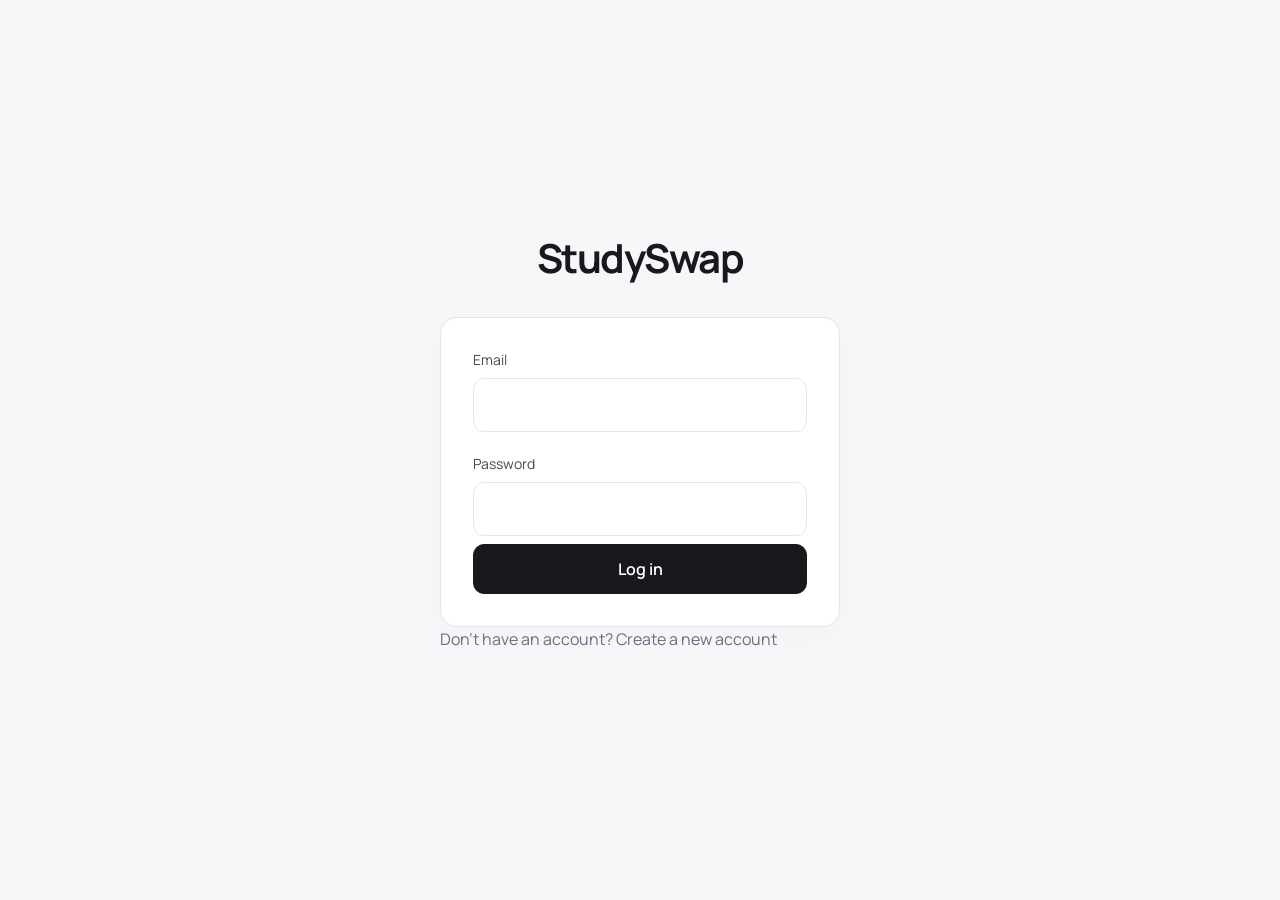
<file: index.html>
<!doctype html>
<html lang="en">
<head>
<link rel="preconnect" href="https://fonts.googleapis.com">
<link rel="preconnect" href="https://fonts.gstatic.com" crossorigin>
<link href="https://fonts.googleapis.com/css2?family=Manrope:wght@400;500;600;700;800&display=swap" rel="stylesheet">
<link href="https://fonts.googleapis.com/css2?family=Bebas+Neue&display=swap" rel="stylesheet">
<meta charset="utf-8">
<meta name="viewport" content="width=device-width,initial-scale=1">
<title>StudySwap — UW–Madison study resources</title>
<meta name="description" content="Share your notes and discover course resources with StudySwap.">
<link rel="icon" href="data:image/svg+xml,%3Csvg xmlns='http://www.w3.org/2000/svg' viewBox='0 0 32 32'%3E%3Crect width='32' height='32' rx='8' fill='%23c90010'/%3E%3Ctext x='9' y='23' font-family='Arial' font-weight='bold' font-size='22' fill='white'%3ES%3C/text%3E%3C/svg%3E">
<link rel="stylesheet" href="style.css">
</head>
<body>
<div id="app">
</div>
<div id="toast" role="status">
</div>
<dialog id="dialog">
<div id="dialog-body">
</div>
<button class="btn" onclick="document.querySelector('dialog').close()">Close</button>
</dialog>
<script src="app.js" defer>
</script>
</body>
</html>
</file>
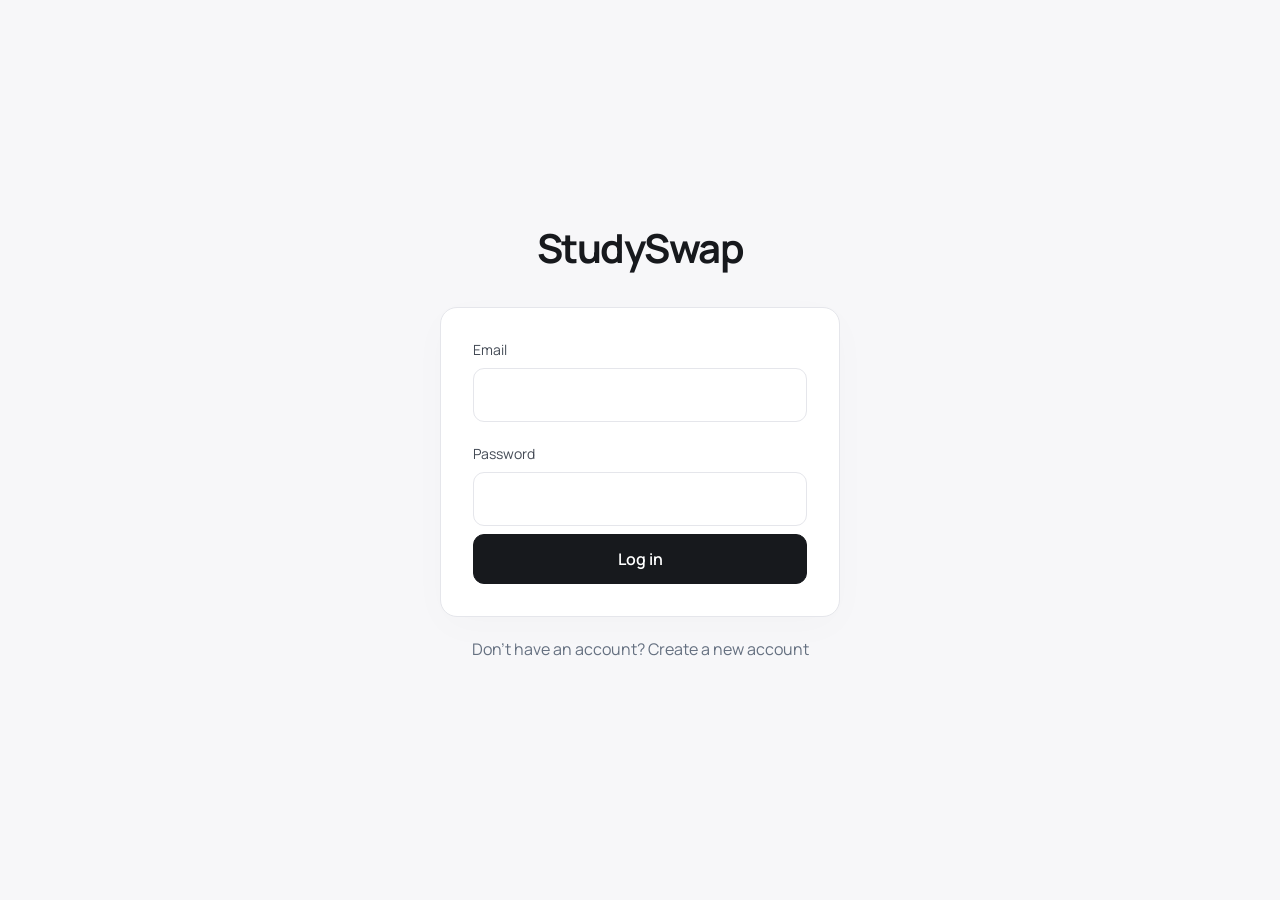
<file: studyswap.html>
<!doctype html>
<html lang="en">

<head>
    <meta charset="utf-8">
    <meta name="viewport" content="width=device-width,initial-scale=1">
    <title>StudySwap — UW–Madison study resources</title>
    <meta name="description" content="Share your notes and discover course resources with StudySwap.">
    <link rel="preconnect" href="https://fonts.googleapis.com">
    <link rel="preconnect" href="https://fonts.gstatic.com" crossorigin>
    <link href="https://fonts.googleapis.com/css2?family=Manrope:wght@400;500;600;700;800&display=swap"
        rel="stylesheet">
    <link href="https://fonts.googleapis.com/css2?family=Bebas+Neue&display=swap" rel="stylesheet">
    <link rel="icon" href="data:image/svg+xml,%3Csvg xmlns='http://www.w3.org/2000/svg' 
    viewBox='0 0 32 32'%3E%3Crect width='32' height='32' rx='8' fill='%23c90010'/%3E%3Ctext x='9' y='23' font-family='Arial' font-weight='bold' 
    font-size='22' fill='white'%3ES%3C/text%3E%3C/svg%3E">
    <style>
        :root {
            font-family: Arial, Helvetica, sans-serif;
            color: #17191d;
            background: #f7f7f9;
            font-size: 16px;
            --muted: #78808e;
            --line: #e5e6eb;
            --red: #c90010
        }

        * {
            box-sizing: border-box
        }

        body {
            margin: 0
        }

        button,
        input,
        select,
        textarea {
            font: inherit
        }

        button,
        a,
        input,
        select,
        textarea {
            outline-offset: 4px
        }

        button,
        a {
            cursor: pointer
        }

        button {
            color: inherit
        }

        a {
            text-decoration: none;
            color: inherit
        }

        h1 {
            font-size: 32px;
            letter-spacing: -1px;
            margin: 0 0 10px
        }

        h2 {
            font-size: 23px;
            letter-spacing: -.5px;
            margin: 0 0 16px
        }

        h3 {
            font-size: 18px;
            margin: 0 0 6px
        }

        p {
            color: #657080;
            line-height: 1.6;
            margin: 0 0 18px
        }

        small,
        .muted {
            color: var(--muted);
            font-size: 14px
        }

        .brand {
            display: flex;
            align-items: center;
            gap: 10px;
            font-size: 23px;
            font-weight: 700;
            white-space: nowrap
        }

        .mark {
            display: inline-grid;
            place-items: center;
            background: var(--red);
            color: white;
            border-radius: 8px;
            width: 32px;
            height: 32px;
            font-size: 18px
        }

        .header {
            height: 78px;
            background: white;
            border-bottom: 1px solid var(--line);
            display: flex;
            align-items: center;
            padding: 0 3%;
            gap: 36px
        }

        .nav {
            display: flex;
            align-self: stretch;
            gap: 30px
        }

        .nav a {
            display: flex;
            align-items: center;
            border-bottom: 3px solid transparent;
            color: #626975
        }

        .nav a.active {
            border-color: #17191d;
            color: #17191d
        }

        .account {
            margin-left: auto;
            display: flex;
            gap: 16px;
            align-items: center
        }

        .points {
            border: 1px solid var(--line);
            background: #f7f7f9;
            border-radius: 24px;
            padding: 9px 15px;
            font-weight: 600;
            white-space: nowrap
        }

        .points:before {
            content: '●';
            color: #e9a500;
            margin-right: 7px
        }

        .avatar {
            border: 0;
            background: #dcdfe5;
            border-radius: 50%;
            width: 38px;
            height: 38px;
            color: #68717d
        }

        .demo {
            font-size: 12px;
            color: #858b95;
            padding: 7px 3%;
            border-bottom: 1px solid var(--line);
            background: #fafafa;
            display: flex;
            justify-content: space-between
        }

        .demo a {
            text-decoration: underline
        }

        .main {
            padding: 36px 3%;
            max-width: 1800px;
            margin: auto
        }

        .narrow {
            max-width: 1120px
        }

        .grid {
            display: grid;
            gap: 26px
        }

        .home {
            grid-template-columns: minmax(0, 3fr) minmax(260px, 1fr)
        }

        .detail {
            grid-template-columns: minmax(250px, 1fr) minmax(0, 2.35fr)
        }

        .upload {
            grid-template-columns: minmax(0, 2.2fr) minmax(300px, 1fr)
        }

        .preview-grid {
            grid-template-columns: minmax(0, 2.5fr) minmax(290px, 1fr)
        }

        .panel {
            border: 1px solid var(--line);
            border-radius: 17px;
            background: white;
            padding: 28px
        }

        .stack>*+* {
            margin-top: 20px
        }

        .row {
            display: flex;
            align-items: center;
            gap: 16px
        }

        .between {
            justify-content: space-between
        }

        .wrap {
            flex-wrap: wrap
        }

        .grow {
            flex: 1;
            min-width: 0
        }

        .section {
            margin-top: 30px
        }

        .section-title {
            display: flex;
            justify-content: space-between;
            align-items: center;
            margin-bottom: 14px
        }

        .section-title h2 {
            margin: 0;
            font-size: 20px
        }

        .btn {
            border: 1px solid var(--line);
            border-radius: 11px;
            background: white;
            padding: 13px 20px;
            font-weight: 600;
            display: inline-flex;
            justify-content: center;
            align-items: center;
            gap: 8px
        }

        .btn.dark {
            background: #17191d;
            color: white;
            border-color: #17191d
        }

        .btn.red {
            background: var(--red);
            color: white;
            border-color: var(--red)
        }

        .btn.full {
            width: 100%
        }

        .btn:disabled {
            opacity: .45;
            cursor: not-allowed
        }

        .btn:hover {
            filter: brightness(.96)
        }

        .link {
            background: none;
            border: 0;
            color: #7e8794;
            padding: 0
        }

        .tags {
            display: flex;
            gap: 9px;
            flex-wrap: wrap
        }

        .tag,
        .chip {
            font-size: 14px;
            border: 1px solid var(--line);
            border-radius: 6px;
            background: #f7f7f9;
            padding: 6px 10px;
            color: #586575
        }

        .chip.active {
            color: white;
            background: #17191d;
            border-color: #17191d
        }

        .green {
            color: #219658;
            background: #e9f6ee;
            border-color: #cde9d9
        }

        .amber {
            color: #b77200;
            background: #fff5e5;
            border-color: #f2d7a7
        }

        .blue {
            color: #3565df;
            background: #edf2ff;
            border-color: #cfdbff
        }

        .redtext {
            color: var(--red)
        }

        .search {
            display: flex;
            align-items: center;
            gap: 14px;
            background: white;
            border: 1px solid var(--line);
            border-radius: 14px;
            padding: 13px 17px;
            margin: 26px 0
        }

        .search input {
            border: 0;
            padding: 6px 0;
            min-width: 0;
            flex: 1;
            background: none;
            outline: none
        }

        .search span {
            color: #939ba7;
            font-size: 25px
        }

        .courses-mini {
            display: grid;
            grid-template-columns: repeat(3, 1fr);
            gap: 16px
        }

        .course-mini {
            padding: 20px
        }

        .course-mini:hover,
        .resource:hover {
            border-color: #b8bec8;
            background: #fdfdfd
        }

        .course-mini h3 {
            margin: 8px 0 14px
        }

        .list {
            padding: 0;
            overflow: hidden
        }

        .resource {
            display: flex;
            align-items: center;
            gap: 18px;
            padding: 18px 24px;
            border-bottom: 1px solid var(--line)
        }

        .resource:last-child {
            border-bottom: 0
        }

        .pdf {
            height: 56px;
            width: 46px;
            flex-shrink: 0;
            border: 1px solid var(--line);
            border-radius: 7px;
            background: #f7f7f9;
            display: flex;
            align-items: flex-end;
            justify-content: center;
            padding-bottom: 9px;
            color: #d50011;
            font-weight: 700;
            font-size: 11px
        }

        .resource h3 {
            font-size: 17px
        }

        .metric {
            font-size: 48px;
            font-weight: 700;
            letter-spacing: -2px;
            margin: 6px 0 20px
        }

        .progress {
            height: 7px;
            background: #ebedf1;
            border-radius: 9px;
            margin: 15px 0 10px;
            overflow: hidden
        }

        .progress i {
            display: block;
            width: 60%;
            height: 100%;
            background: #17191d;
            border-radius: 9px
        }

        .rec {
            display: flex;
            gap: 14px;
            margin-top: 20px
        }

        .rec h3 {
            font-size: 16px
        }

        .tabs {
            display: inline-flex;
            background: #ebedf1;
            border-radius: 12px;
            padding: 4px;
            gap: 2px
        }

        .tabs button {
            border: 0;
            background: none;
            border-radius: 9px;
            padding: 12px 19px;
            color: #626c7b
        }

        .tabs button.active {
            background: white;
            box-shadow: 0 2px 4px #00000009;
            color: #17191d
        }

        .result {
            display: flex;
            align-items: center;
            gap: 30px;
            margin-top: 14px
        }

        .score {
            width: 64px;
            text-align: center;
            flex-shrink: 0
        }

        .score strong {
            font-size: 30px;
            display: block
        }

        .meta {
            display: flex;
            justify-content: space-between;
            padding: 15px 0;
            border-top: 1px solid var(--line);
            gap: 20px
        }

        .meta span {
            color: var(--muted)
        }

        .breadcrumb {
            font-size: 14px;
            color: #8b93a0;
            margin: 4px 0 28px
        }

        .page-heading {
            margin-bottom: 28px
        }

        .page-heading h1 {
            font-size: 38px
        }

        .form-grid {
            display: grid;
            grid-template-columns: 1fr 1fr;
            gap: 22px
        }

        label {
            display: block;
            color: #626b78;
            font-size: 14px
        }

        label input,
        label select,
        label textarea {
            margin-top: 8px
        }

        input:not([type=checkbox]),
        select,
        textarea {
            width: 100%;
            border: 1px solid var(--line);
            border-radius: 11px;
            background: white;
            padding: 15px;
            color: #17191d
        }

        input[type=checkbox] {
            accent-color: #17191d;
            width: 18px;
            height: 18px
        }

        .field {
            margin-top: 22px
        }

        .dropzone {
            border: 1px dashed #c9ced6;
            background: #fafafb;
            border-radius: 14px;
            padding: 24px;
            margin-top: 8px
        }

        .check {
            display: flex;
            align-items: center;
            gap: 8px;
            margin: 22px 0
        }

        .review-item {
            padding: 20px 0;
            border-top: 1px solid var(--line);
            display: flex;
            gap: 14px
        }

        .review-item p {
            font-size: 14px;
            margin: 5px 0
        }

        .paper-preview {
            background: #eceef2;
            border-radius: 18px;
            padding: 32px;
            min-height: 680px;
            display: flex;
            flex-direction: column
        }

        .papers {
            display: flex;
            gap: 26px;
            flex: 1;
            overflow: hidden
        }

        .paper {
            background: white;
            border-radius: 8px;
            padding: 34px;
            flex: 1;
            min-width: 0;
            box-shadow: 0 1px 4px #00000005
        }

        .paper h3 {
            margin: 24px 0 12px;
            font-size: 15px
        }

        .paper h2 {
            font-size: 21px
        }

        .paper p {
            font-size: 14px
        }

        .paper.obscured {
            filter: blur(6px);
            opacity: .35;
            user-select: none
        }

        .preview-caption {
            text-align: center;
            margin: 30px 0 0
        }

        .library-grid {
            display: grid;
            grid-template-columns: repeat(4, 1fr);
            gap: 20px;
            margin-top: 28px
        }

        .library-card {
            padding: 0;
            overflow: hidden
        }

        .library-art {
            height: 145px;
            background: #eceef2;
            display: grid;
            place-items: center
        }

        .library-art .pdf {
            width: 65px;
            height: 80px;
            background: white
        }

        .library-content {
            padding: 20px
        }

        .library-content h3 {
            margin: 8px 0 22px
        }

        .stats {
            display: flex;
            gap: 28px
        }

        .stats strong {
            display: block;
            font-size: 26px
        }

        .admin-grid {
            grid-template-columns: minmax(280px, 1fr) minmax(0, 1.6fr)
        }

        .queue-item {
            width: 100%;
            text-align: left;
            background: white;
            border: 0;
            border-bottom: 1px solid var(--line);
            padding: 20px;
            display: flex;
            justify-content: space-between;
            gap: 10px
        }

        .queue-item.selected {
            border-left: 3px solid #17191d;
            background: #fafafa
        }

        .status-grid {
            display: grid;
            grid-template-columns: repeat(3, 1fr);
            gap: 14px;
            margin: 26px 0
        }

        .status-grid>div {
            border-radius: 14px;
            padding: 20px
        }

        .status-grid strong {
            display: block;
            font-size: 26px;
            margin-top: 8px
        }

        .chat-layout {
            display: grid;
            grid-template-columns: 310px 1fr;
            min-height: calc(100vh - 108px)
        }

        .chat-sidebar {
            background: white;
            border-right: 1px solid var(--line);
            padding: 28px
        }

        .chat-sidebar label {
            padding: 15px;
            border: 1px solid var(--line);
            border-radius: 12px;
            display: flex;
            align-items: center;
            gap: 10px;
            margin: 10px 0
        }

        .chat-sidebar button {
            display: block;
            text-align: left;
            margin: 10px 0;
            padding: 12px;
            border: 0;
            background: #f7f7f9;
            border-radius: 8px;
            width: 100%
        }

        .chat-main {
            padding: 34px 6%;
            display: flex;
            flex-direction: column;
            min-width: 0
        }

        .messages {
            flex: 1
        }

        .bubble {
            background: #17191d;
            color: white;
            padding: 16px 20px;
            border-radius: 18px 18px 0 18px;
            margin: 0 0 28px auto;
            width: fit-content;
            max-width: 85%
        }

        .answer {
            display: flex;
            gap: 15px;
            line-height: 1.75;
            margin-bottom: 28px
        }

        .answer .mark {
            flex-shrink: 0
        }

        .chat-input {
            margin-top: 35px
        }

        .chat-input .search {
            margin: 12px 0
        }

        .auth {
            display: grid;
            grid-template-columns: 43% 57%;
            min-height: 100vh
        }

        .auth-brand {
            background: #17191d;
            color: white;
            padding: 6% 9%;
            display: flex;
            flex-direction: column
        }

        .auth-copy {
            margin-top: auto;
            padding-top: 180px
        }

        .auth-copy h1 {
            font-size: 44px;
            line-height: 1.15;
            letter-spacing: -1.5px
        }

        .auth-copy p {
            color: #a8b0bb;
            font-size: 18px;
            margin: 25px 0 48px
        }

        .auth-stats {
            display: flex;
            gap: 30px
        }

        .auth-stats strong {
            display: block;
            font-size: 30px
        }

        .auth-stats small {
            color: #bbc1cb
        }

        .auth-form {
            display: flex;
            align-items: center;
            justify-content: center;
            padding: 50px
        }

        .auth-inner {
            width: 100%;
            max-width: 460px
        }

        .auth-inner h1 {
            margin: 38px 0 12px
        }

        .auth-inner .btn {
            padding: 17px
        }

        .or {
            display: flex;
            align-items: center;
            gap: 15px;
            color: #959da8;
            font-size: 14px;
            margin: 25px 0
        }

        .or:before,
        .or:after {
            content: '';
            height: 1px;
            background: var(--line);
            flex: 1
        }

        .auth-note {
            font-size: 13px;
            text-align: center;
            margin: 20px 0 0
        }

        .empty {
            padding: 45px;
            text-align: center;
            color: #79818d
        }

        #toast {
            position: fixed;
            bottom: 28px;
            left: 50%;
            transform: translateX(-50%);
            background: #17191d;
            color: white;
            border-radius: 12px;
            padding: 15px 22px;
            box-shadow: 0 8px 30px #0002;
            display: none;
            z-index: 30;
            max-width: 90%
        }

        dialog {
            border: 1px solid var(--line);
            border-radius: 18px;
            padding: 28px;
            max-width: 550px;
            width: 90%
        }

        dialog::backdrop {
            background: #17191d70
        }

        dialog .btn {
            margin-top: 20px
        }

        .sr-only {
            position: absolute;
            width: 1px;
            height: 1px;
            overflow: hidden;
            clip: rect(0, 0, 0, 0)
        }

        @media(min-width:1600px) {
            .main {
                padding-top: 44px
            }

            .resource {
                padding: 22px 24px
            }

            .header {
                height: 80px
            }
        }

        @media(max-width:1100px) {
            .header {
                gap: 24px
            }

            .nav {
                gap: 20px
            }

            .home,
            .upload,
            .preview-grid {
                grid-template-columns: 2fr 1fr
            }

            .library-grid {
                grid-template-columns: repeat(3, 1fr)
            }

            .resource .tags {
                display: none
            }

            .auth-copy h1 {
                font-size: 36px
            }

            .paper.obscured {
                display: none
            }
        }

        @media(max-width:800px) {
            .header {
                height: auto;
                min-height: 70px;
                flex-wrap: wrap;
                padding-top: 16px;
                gap: 10px 20px
            }

            .nav {
                order: 3;
                width: 100%;
                overflow: auto;
                gap: 24px
            }

            .nav a {
                padding: 16px 0;
                white-space: nowrap
            }

            .account {
                gap: 8px
            }

            .brand {
                font-size: 20px
            }

            .main {
                padding: 25px 20px
            }

            .home,
            .detail,
            .upload,
            .preview-grid,
            .admin-grid {
                grid-template-columns: 1fr
            }

            .courses-mini {
                grid-template-columns: 1fr
            }

            .library-grid {
                grid-template-columns: repeat(2, 1fr)
            }

            .page-heading {
                align-items: flex-start;
                gap: 20px;
                flex-wrap: wrap
            }

            .page-heading h1 {
                font-size: 30px
            }

            .chat-layout {
                grid-template-columns: 1fr
            }

            .chat-sidebar {
                border-bottom: 1px solid var(--line)
            }

            .chat-sidebar .recent {
                display: none
            }

            .chat-main {
                padding: 25px 20px;
                min-height: 600px
            }

            .auth {
                grid-template-columns: 1fr
            }

            .auth-brand {
                padding: 28px
            }

            .auth-copy {
                padding-top: 45px
            }

            .auth-copy h1 {
                font-size: 32px
            }

            .auth-copy p {
                margin: 18px 0
            }

            .auth-stats {
                display: none
            }

            .auth-form {
                padding: 35px 25px
            }

            .auth-inner h1 {
                margin-top: 28px
            }

            .status-grid {
                gap: 7px
            }

            .status-grid>div {
                padding: 15px
            }

            .result {
                gap: 15px;
                padding: 20px
            }

            .result .score {
                width: 45px
            }

            .result .btn {
                padding: 10px
            }

            .demo {
                gap: 12px
            }

            .paper-preview {
                min-height: 500px;
                padding: 20px
            }

            .paper {
                padding: 24px
            }

            .resource {
                padding: 18px 16px
            }

            .form-grid {
                grid-template-columns: 1fr
            }

            .section-title {
                gap: 15px;
                flex-wrap: wrap
            }
        }

        @media(max-width:480px) {
            .library-grid {
                grid-template-columns: 1fr
            }

            .stats {
                gap: 20px
            }

            .result {
                flex-wrap: wrap
            }

            .result .grow {
                min-width: 180px
            }

            .panel {
                padding: 22px
            }

            .panel.list {
                padding: 0
            }

            .library-card {
                padding: 0
            }

            .auth-copy p {
                font-size: 16px
            }

            .row.wrap {
                gap: 10px
            }
        }

        .login-screen {
            min-height: 100vh;
            display: grid;
            place-items: center;
            padding: 24px
        }

        .login-box {
            width: 100%;
            max-width: 420px
        }

        .login-box h1 {
            text-align: center;
            margin-bottom: 28px
        }

        .login-box>p {
            text-align: center;
            margin-top: 20px
        }

        .error {
            color: #b00020;
            white-space: pre-wrap
        }

        .resource-preview iframe {
            width: 100%;
            height: 560px;
            border: 0
        }
    </style>
    <link rel="stylesheet" href="style.css">
</head>

<body>
    <div id="app"></div>
    <div id="toast" role="status"></div>
    <dialog id="dialog">
        <div id="dialog-body"></div><button class="btn"
            onclick="document.querySelector('dialog').close()">Close</button>
    </dialog>
    <script>

        // Set this to your FastAPI origin. Use location.origin when served by FastAPI.
        window.STUDYSWAP_API_BASE = 'https://studyswap-backend-dp32.onrender.com';
    </script>
    <script src="app.js" defer></script>
</body>

</html>
</file>
<file: style.css>
:root{color:#17191d;background:#f7f7f9;font-size:16px;--muted:#78808e;--line:#e5e6eb;--red:#c90010}
*{box-sizing:border-box}
body{margin:0;font-family: "Manrope", sans-serif;}
button,input,select,textarea{font:inherit}
button,a,input,select,textarea{outline-offset:4px}
button,a{cursor:pointer}
button{color:inherit}
a{text-decoration:none;color:inherit}
h1{font-size:32px;letter-spacing:-1px;margin:0 0 10px}
h2{font-size:23px;letter-spacing:-.5px;margin:0 0 16px}
h3{font-size:18px;margin:0 0 6px}
p{color:#657080;line-height:1.6;margin:0 0 18px}
small,.muted{color:var(--muted);font-size:14px}
.brand{display:flex;align-items:center;gap:10px;font-size:23px;font-weight:700;white-space:nowrap}
.mark{display:inline-grid;place-items:center;background:var(--red);color:white;border-radius:8px;width:32px;height:32px;font-size:18px}
.header{height:64px;background:white;border-bottom:1px solid var(--line);display:flex;align-items:center;padding:0 3%;gap:36px}
.nav{display:flex;align-self:stretch;gap:30px}
.nav a {
  display: flex;
  align-items: center;
  color: hsl(218, 9%, 42%);
  position: relative;
}

.nav a.active {
  color: #17191d;
  font-weight: 600;
}

.nav a.active::after {
  content: "";
  position: absolute;
  left: 0;
  right: 0;
  bottom: 6px;
  height: 2px;
  background: #e33b43;
}
.account{margin-left:auto;display:flex;gap:16px;align-items:center}
.points{border:1px solid var(--line);background:#f7f7f9;border-radius:24px;padding:9px 15px;font-weight:600;white-space:nowrap}
.points:before{content:'●';color:#e9a500;margin-right:7px}
.avatar{border:0;background:#dcdfe5;border-radius:50%;width:38px;height:38px;color:#68717d}
.demo{font-size:12px;color:#858b95;padding:7px 3%;border-bottom:1px solid var(--line);background:#fafafa;display:flex;justify-content:space-between}
.demo a{text-decoration:underline}
.main{padding:36px 3%;max-width:1800px;margin:auto}
.narrow{max-width:1120px}
.grid{display:grid;gap:26px}
.home{grid-template-columns:minmax(0,3fr) minmax(260px,1fr)}
.detail{grid-template-columns:minmax(250px,1fr) minmax(0,2.35fr)}
.upload{grid-template-columns:minmax(0,2.2fr) minmax(300px,1fr)}
.preview-grid{grid-template-columns:minmax(0,2.5fr) minmax(290px,1fr)}
.panel{border:1px solid var(--line);border-radius:17px;background:white;padding:28px}
.stack>*+*{margin-top:20px}
.row{display:flex;align-items:center;gap:16px}
.between{justify-content:space-between}
.wrap{flex-wrap:wrap}
.grow{flex:1;min-width:0}
.section{margin-top:30px}
.section-title{display:flex;justify-content:space-between;align-items:center;margin-bottom:14px}
.section-title h2{margin:0;font-size:20px}
.btn{border:1px solid var(--line);border-radius:11px;background:white;padding:13px 20px;font-weight:600;display:inline-flex;justify-content:center;align-items:center;gap:8px}
.btn.dark{background:#17191d;color:white;border-color:#17191d}
.btn.red{background:var(--red);color:white;border-color:var(--red)}
.btn.full{width:100%}
.btn:disabled{opacity:.45;cursor:not-allowed}
.btn:hover{filter:brightness(.96)}
.link{background:none;border:0;color:#7e8794;padding:0}
.tags{display:flex;gap:9px;flex-wrap:wrap}
.tag,.chip{font-size:14px;border:1px solid var(--line);border-radius:6px;background:#f7f7f9;padding:6px 10px;color:#586575}
.chip.active{color:white;background:#17191d;border-color:#17191d}
.green{color:#219658;background:#e9f6ee;border-color:#cde9d9}
.amber{color:#b77200;background:#fff5e5;border-color:#f2d7a7}
.blue{color:#3565df;background:#edf2ff;border-color:#cfdbff}
.redtext{color:var(--red)}
.search{display:flex;align-items:center;gap:14px;background:white;border:1px solid var(--line);border-radius:14px;padding:13px 17px;margin:26px 0}
.search input{border:0;padding:6px 0;min-width:0;flex:1;background:none;outline:none}
.search span{color:#939ba7;font-size:25px}
.courses-mini{display:grid;grid-template-columns:repeat(3,1fr);gap:16px}
.course-mini{padding:20px}
.course-mini:hover,.resource:hover{border-color:#b8bec8;background:#fdfdfd}
.course-mini h3{margin:8px 0 14px}
.list{padding:0;overflow:hidden}
.resource{display:flex;align-items:center;gap:18px;padding:18px 24px;border-bottom:1px solid var(--line)}
.resource:last-child{border-bottom:0}
.pdf{height:56px;width:46px;flex-shrink:0;border:1px solid var(--line);border-radius:7px;background:#f7f7f9;display:flex;align-items:flex-end;justify-content:center;padding-bottom:9px;color:#d50011;font-weight:700;font-size:11px}
.resource h3{font-size:17px}
.metric{font-size:48px;font-weight:700;letter-spacing:-2px;margin:6px 0 20px}
.progress{height:7px;background:#ebedf1;border-radius:9px;margin:15px 0 10px;overflow:hidden}
.progress i{display:block;width:60%;height:100%;background:#17191d;border-radius:9px}
.rec{display:flex;gap:14px;margin-top:20px}
.rec h3{font-size:16px}
.tabs{display:inline-flex;background:#ebedf1;border-radius:12px;padding:4px;gap:2px}
.tabs button{border:0;background:none;border-radius:9px;padding:12px 19px;color:#626c7b}
.tabs button.active{background:white;box-shadow:0 2px 4px #00000009;color:#17191d}
.result{display:flex;align-items:center;gap:30px;margin-top:14px}
.score{width:64px;text-align:center;flex-shrink:0}
.score strong{font-size:30px;display:block}
.meta{display:flex;justify-content:space-between;padding:15px 0;border-top:1px solid var(--line);gap:20px}
.meta span{color:var(--muted)}
.breadcrumb{font-size:14px;color:#8b93a0;margin:4px 0 28px}
.page-heading{margin-bottom:28px}
.page-heading h1{font-size:38px}
.form-grid{display:grid;grid-template-columns:1fr 1fr;gap:22px}
label{display:block;color:#626b78;font-size:14px}
label input,label select,label textarea{margin-top:8px}
input:not([type=checkbox]),select,textarea{width:100%;border:1px solid var(--line);border-radius:11px;background:white;padding:15px;color:#17191d}
input[type=checkbox]{accent-color:#17191d;width:18px;height:18px}
.field{margin-top:22px}
.dropzone{border:1px dashed #c9ced6;background:#fafafb;border-radius:14px;padding:24px;margin-top:8px}
.check{display:flex;align-items:center;gap:8px;margin:22px 0}
.review-item{padding:20px 0;border-top:1px solid var(--line);display:flex;gap:14px}
.review-item p{font-size:14px;margin:5px 0}
.paper-preview{background:#eceef2;border-radius:18px;padding:32px;min-height:680px;display:flex;flex-direction:column}
.papers{display:flex;gap:26px;flex:1;overflow:hidden}
.paper{background:white;border-radius:8px;padding:34px;flex:1;min-width:0;box-shadow:0 1px 4px #00000005}
.paper h3{margin:24px 0 12px;font-size:15px}
.paper h2{font-size:21px}
.paper p{font-size:14px}
.paper.obscured{filter:blur(6px);opacity:.35;user-select:none}
.preview-caption{text-align:center;margin:30px 0 0}
.library-grid{display:grid;grid-template-columns:repeat(4,1fr);gap:20px;margin-top:28px}
.library-card{padding:0;overflow:hidden}
.library-art{height:145px;background:#eceef2;display:grid;place-items:center}
.library-art .pdf{width:65px;height:80px;background:white}
.library-content{padding:20px}
.library-content h3{margin:8px 0 22px}
.stats{display:flex;gap:28px}
.stats strong{display:block;font-size:26px}
.admin-grid{grid-template-columns:minmax(280px,1fr) minmax(0,1.6fr)}
.queue-item{width:100%;text-align:left;background:white;border:0;border-bottom:1px solid var(--line);padding:20px;display:flex;justify-content:space-between;gap:10px}
.queue-item.selected{border-left:3px solid #17191d;background:#fafafa}
.status-grid{display:grid;grid-template-columns:repeat(3,1fr);gap:14px;margin:26px 0}
.status-grid>div{border-radius:14px;padding:20px}
.status-grid strong{display:block;font-size:26px;margin-top:8px}
.chat-layout{display:grid;grid-template-columns:310px 1fr;min-height:calc(100vh - 108px)}
.chat-sidebar{background:white;border-right:1px solid var(--line);padding:28px}
.chat-sidebar label{padding:15px;border:1px solid var(--line);border-radius:12px;display:flex;align-items:center;gap:10px;margin:10px 0}
.chat-sidebar button{display:block;text-align:left;margin:10px 0;padding:12px;border:0;background:#f7f7f9;border-radius:8px;width:100%}
.chat-main{padding:34px 6%;display:flex;flex-direction:column;min-width:0}
.messages{flex:1}
.bubble{background:#17191d;color:white;padding:16px 20px;border-radius:18px 18px 0 18px;margin:0 0 28px auto;width:fit-content;max-width:85%}
.answer{display:flex;gap:15px;line-height:1.75;margin-bottom:28px}
.answer .mark{flex-shrink:0}
.chat-input{margin-top:35px}
.chat-input .search{margin:12px 0}
.auth{display:grid;grid-template-columns:43% 57%;min-height:100vh}
.auth-brand{background:#17191d;color:white;padding:6% 9%;display:flex;flex-direction:column}
.auth-copy{margin-top:auto;padding-top:180px}
.auth-copy h1{font-size:44px;line-height:1.15;letter-spacing:-1.5px}
.auth-copy p{color:#a8b0bb;font-size:18px;margin:25px 0 48px}
.auth-stats{display:flex;gap:30px}
.auth-stats strong{display:block;font-size:30px}
.auth-stats small{color:#bbc1cb}
.auth-form{display:flex;align-items:center;justify-content:center;padding:50px}
.auth-inner{width:100%;max-width:460px}
.auth-inner h1{margin:38px 0 12px}
.auth-inner .btn{padding:17px}
.or{display:flex;align-items:center;gap:15px;color:#959da8;font-size:14px;margin:25px 0}
.or:before,.or:after{content:'';height:1px;background:var(--line);flex:1}
.auth-note{font-size:13px;text-align:center;margin:20px 0 0}
.empty{padding:45px;text-align:center;color:#79818d}
#toast{position:fixed;bottom:28px;left:50%;transform:translateX(-50%);background:#17191d;color:white;border-radius:12px;padding:15px 22px;box-shadow:0 8px 30px #0002;display:none;z-index:30;max-width:90%}
dialog{border:1px solid var(--line);border-radius:18px;padding:28px;max-width:550px;width:90%}
dialog::backdrop{background:#17191d70}
dialog .btn{margin-top:20px}
.sr-only{position:absolute;width:1px;height:1px;overflow:hidden;clip:rect(0,0,0,0)}
@media(min-width:1600px){.main{padding-top:44px}
.resource{padding:22px 24px}
.header{height:80px}
}
@media(max-width:1100px){.header{gap:24px}
.nav{gap:20px}
.home,.upload,.preview-grid{grid-template-columns:2fr 1fr}
.library-grid{grid-template-columns:repeat(3,1fr)}
.resource .tags{display:none}
.auth-copy h1{font-size:36px}
.paper.obscured{display:none}
}
@media(max-width:800px){.header{height:auto;min-height:70px;flex-wrap:wrap;padding-top:16px;gap:10px 20px}
.nav{order:3;width:100%;overflow:auto;gap:24px}
.nav a{padding:16px 0;white-space:nowrap}
.account{gap:8px}
.brand{font-size:20px}
.main{padding:25px 20px}
.home,.detail,.upload,.preview-grid,.admin-grid{grid-template-columns:1fr}
.courses-mini{grid-template-columns:1fr}
.library-grid{grid-template-columns:repeat(2,1fr)}
.page-heading{align-items:flex-start;gap:20px;flex-wrap:wrap}
.page-heading h1{font-size:30px}
.chat-layout{grid-template-columns:1fr}
.chat-sidebar{border-bottom:1px solid var(--line)}
.chat-sidebar .recent{display:none}
.chat-main{padding:25px 20px;min-height:600px}
.auth{grid-template-columns:1fr}
.auth-brand{padding:28px}
.auth-copy{padding-top:45px}
.auth-copy h1{font-size:32px}
.auth-copy p{margin:18px 0}
.auth-stats{display:none}
.auth-form{padding:35px 25px}
.auth-inner h1{margin-top:28px}
.status-grid{gap:7px}
.status-grid>div{padding:15px}
.result{gap:15px;padding:20px}
.result .score{width:45px}
.result .btn{padding:10px}
.demo{gap:12px}
.paper-preview{min-height:500px;padding:20px}
.paper{padding:24px}
.resource{padding:18px 16px}
.form-grid{grid-template-columns:1fr}
.section-title{gap:15px;flex-wrap:wrap}
}
@media(max-width:480px){.library-grid{grid-template-columns:1fr}
.stats{gap:20px}
.result{flex-wrap:wrap}
.result .grow{min-width:180px}
.panel{padding:22px}
.panel.list{padding:0}
.library-card{padding:0}
.auth-copy p{font-size:16px}
.row.wrap{gap:10px}
}


.login-screen{min-height:100dvh;display:grid;place-items:center;padding:32px 20px}

.login-box{width:100%;max-width:400px}
.login-box>h1{text-align:center;font-size:40px;letter-spacing:-1.5px;margin:0 0 32px}

.login-box form{padding:32px}
.login-box input{margin-top:9px}
.login-box label{color:#434a55}
.login-box button{margin-top:8px}

.error{color:#b00020;font-size:14px;margin:16px 0;white-space:pre-wrap}
.error:empty{display:none}

.course-result h3{margin:0;line-height:1.5}
.course-result:hover{border-color:#aab0ba}
.course-result:focus-visible{outline:2px solid #17191d}

.courses-mini h3{margin-bottom:0}
.resource h3{overflow-wrap:anywhere}
.login-box .panel{box-shadow:0 10px 40px #17191d05}

@media(max-width:480px){.login-box>h1{font-size:36px}
.login-box form{padding:26px}
.resource{flex-wrap:wrap}
}

.course-summary{font-size:14px;line-height:1.6;margin:8px 0 0;color:#6a7280}
.course-mini h3{margin-top:0}
.demo{padding:9px 3%}






/* ===== Home Redesign ===== */

.home-page {
  max-width: 1180px;
  margin: 0 auto;
  padding: 36px 28px 60px;
}

.home-hero {
  display: grid;
  grid-template-columns: 1.2fr 0.8fr;
  gap: 40px;
  align-items: center;
  padding: 48px;
  border-radius: 28px;
  background: linear-gradient(135deg, #fff7f4, #fffdfb);
  border: 1px solid #f0e2df;
  margin-bottom: 28px;
}

.eyebrow {
  margin: 0 0 12px;
  font-size: 13px;
  font-weight: 700;
  letter-spacing: 0.08em;
  color: #c83c3c;
}

.home-hero h1 {
  margin: 0;
  font-size: clamp(42px, 5vw, 64px);
  line-height: 1.05;
  letter-spacing: -0.03em;
}

.home-hero h1 span {
  color: #d93f45;
}

.home-intro {
  max-width: 610px;
  margin: 22px 0 0;

  font-size: 17px;
  line-height: 1.7;
  font-weight: 500;
  color: #657080;

  word-break: keep-all;
  line-break: strict;
}

.home-actions {
  display: flex;
  gap: 14px;
  flex-wrap: wrap;
  margin-top: 28px;
}

.home-primary,
.home-secondary {
  padding: 14px 22px;
  border-radius: 12px;
  text-decoration: none;
  font-weight: 700;
}

.home-secondary {
  background: white;
  color: #17191d;
  border: 1px solid #d9dde5;
}

.home-hero-art {
  position: relative;
  display: flex;
  align-items: center;
  justify-content: center;
  min-height: 220px;
  transform: translate(20px, 30px);
}

.book-stack {
  position: relative;
  display: flex;
  flex-direction: column;
  gap: 0;
  z-index: 2;
  transform: rotate(-2deg);
}

/* 책 본체 */
.book {
  position: relative;
  width: 190px;
  height: 54px;

  display: flex;
  align-items: center;
  justify-content: center;

  padding-left: 14px;
  padding-right: 30px;

  border-radius: 6px 15px 15px 5px;
  border: 1px solid rgba(160, 75, 70, 0.3);

  font-family: "Bebas Neue", sans-serif;
  font-size: 20px;
  font-weight: 400;
  letter-spacing: 0.04em;
  color: #222;

  box-shadow:
    0 8px 15px rgba(90, 45, 40, 0.11),
    inset -10px 0 0 rgba(255,255,255,0.18);
}
.book::before {
  content: "";
  position: absolute;
  left: 11px;
  top: 4px;
  bottom: 4px;
  width: 5px;
  border-radius: 4px;
  background: rgba(110, 40, 38, 0.18);
}
.book::after {
  content: "";
  position: absolute;
  right: 4px;
  top: 5px;
  bottom: 5px;
  width: 15px;
  border-radius: 0 10px 10px 0;

  background:
    repeating-linear-gradient(
      to bottom,
      #fffaf2 0 2px,
      #e9ddd2 2px 3px
    );
}
.book:nth-child(1) {
  background: linear-gradient(
    90deg,
    #cf625d 0 13px,
    #f1a09b 13px calc(100% - 18px),
    #f7e9dd calc(100% - 18px)
  );

  margin-left: 10px;
  transform: rotate(1deg);
}
.book:nth-child(2) {
  background: linear-gradient(
    90deg,
    #d38169 0 13px,
    #f2bda6 13px calc(100% - 18px),
    #f7e9dd calc(100% - 18px)
  );

  margin-top: -3px;
  margin-left: -4px;
  transform: rotate(-1deg);
}
.book:nth-child(3) {
  background: linear-gradient(
    90deg,
    #c9514c 0 13px,
    #eb8c85 13px calc(100% - 18px),
    #f7e9dd calc(100% - 18px)
  );

  margin-top: -4px;
  margin-left: 18px;
  transform: rotate(1deg);
}

.study-icon {
  font-size: 54px;
  padding-bottom: 14px;
}

.home-feature-grid {
  display: grid;
  grid-template-columns: repeat(3, 1fr);
  gap: 18px;
  margin-bottom: 28px;
}

.home-feature-card {
  display: grid;
  grid-template-columns: auto 1fr auto;
  gap: 16px;
  align-items: center;
  padding: 22px;
  border: 1px solid #dde2ea;
  border-radius: 18px;
  background: white;
  text-decoration: none;
  color: inherit;
  transition: transform 0.2s ease, box-shadow 0.2s ease;
}

.home-feature-card:hover {
  transform: translateY(-2px);
  box-shadow: 0 10px 28px rgba(0,0,0,0.06);
}

.feature-icon {
  display: grid;
  place-items: center;
  width: 52px;
  height: 52px;
  border-radius: 14px;
  background: #fff0f0;
  font-size: 26px;
}

.home-feature-card h3 {
  margin: 0 0 6px;
  font-size: 18px;
}

.home-feature-card p {
  margin: 0;
  color: #6a7482;
  line-height: 1.45;
  font-size: 13px;
}

.home-bottom-grid {
  display: block;
}

.section-heading {
  display: flex;
  align-items: center;
  justify-content: space-between;
  gap: 16px;
  margin-bottom: 8px;
}

.section-heading h2 {
  margin: 0;
}

.section-heading a {
  color: #d93f45;
  text-decoration: none;
  font-weight: 700;
}

.recent-resource-row {
  display: flex;
  justify-content: space-between;
  gap: 16px;
  align-items: center;
  padding: 18px 0;
  border-top: 1px solid #edf0f4;
  color: inherit;
  text-decoration: none;
}

.recent-resource-row strong {
  display: block;
  margin-bottom: 4px;
}

.recent-resource-row p {
  margin: 0;
  color: #7a8491;
  font-size: 14px;
}

@media (max-width: 900px) {

  .home-page {
    padding: 28px 22px 50px;
  }

  .home-hero {
    grid-template-columns: minmax(0, 1.15fr) minmax(220px, 0.85fr);
    gap: 24px;
    padding: 36px;
  }

  .studyswap-title {
    font-size: 48px;
  }

  .home-intro {
    font-size: 15px;
    max-width: 520px;
  }

  .home-hero-art {
    min-height: 190px;
    transform: translate(0, 20px);
  }

  .book {
    width: 165px;
    height: 48px;
    font-size: 12px;
  }

  .study-icon img {
    width: 115px;
    max-height: 135px;
  }

  .home-feature-grid {
  grid-template-columns: 1fr;
  }

  .home-bottom-grid {
    grid-template-columns: 1fr;
  }
}

@media (max-width: 600px) {

  .home-page {
    padding: 20px 14px 36px;
  }

  .home-hero {
    grid-template-columns: 1fr;
    padding: 28px 22px;
    gap: 18px;
  }

  .studyswap-title {
    font-size: 42px;
  }

  .home-intro {
    font-size: 14px;
  }

  .home-hero-art {
    min-height: 170px;
    transform: none;
    margin-top: 4px;
  }

  .book {
    width: 150px;
    height: 44px;
  }

  .study-icon img {
    width: 105px;
    max-height: 125px;
  }

  .home-feature-grid {
    grid-template-columns: 1fr;
  }

  .home-bottom-grid {
    grid-template-columns: 1fr;
  }
}

.study-icon {
  position: relative;
  z-index: 1;
  margin-left: -28px;
  transform: translateY(6px);
  display: flex;
  align-items: center;
  justify-content: center;
}

.study-icon img {
  width: 135px;
  max-height: 155px;
  object-fit: contain;
  display: block;
}

.home-hero h1 {
  font-weight: 800;
  letter-spacing: -0.045em;
}

.home-feature-card h3,
.section-heading h2,
.brand {
  font-weight: 700;
}

.studyswap-title {
  margin: 0;
  font-size: clamp(52px, 6vw, 76px);
  line-height: 1;
  letter-spacing: -0.05em;
  font-weight: 800;
}

.studyswap-title span {
  color: #df3f46;
}

#toggle-add-course.active-add {
  background: #fff1f1;
  border-color: #ef9a9a;
  color: #d83b3b;
}

textarea {
  resize: none;
}


select {
  appearance: none;
  -webkit-appearance: none;

  background-image: url("data:image/svg+xml,%3Csvg xmlns='http://www.w3.org/2000/svg' width='16' height='16' viewBox='0 0 24 24' fill='none' stroke='%2317191d' stroke-width='2' stroke-linecap='round' stroke-linejoin='round'%3E%3Cpolyline points='6 9 12 15 18 9'/%3E%3C/svg%3E");
  background-repeat: no-repeat;

  /* 여기 숫자로 화살표 위치 조절 */
  background-position: right 20px center;

  background-size: 16px;
  padding-right: 52px;
}



/* =========================
   Chatbot Floating Button
   ========================= */

.chatbot-wrapper {
  position: relative;
}

.chatbot-toggle {
  position: fixed;
  right: 140px;
  bottom: 95px;

  width: 116px;
  height: 116px;

  border: 4px solid #ffffff;
  border-radius: 50%;

  background: linear-gradient(
    145deg,
    #eef3ff,
    #dfe7ff
  );

  box-shadow:
    0 14px 34px rgba(54, 72, 120, 0.22),
    0 0 0 1px rgba(80, 100, 160, 0.08);

  display: flex;
  align-items: center;
  justify-content: center;

  cursor: pointer;
  z-index: 1000;

  transition:
    transform 0.2s ease,
    box-shadow 0.2s ease;
}

.chatbot-toggle:hover {
  transform: translateY(-4px) scale(1.04);

  box-shadow:
    0 18px 40px rgba(54, 72, 120, 0.28),
    0 0 0 1px rgba(80, 100, 160, 0.1);
}


/* =========================
   Chatbot Character
   ========================= */

.chatbot-face {
  position: relative;

  width: 72px;
  height: 56px;

  border-radius: 20px;

  background: #252b3a;

  display: flex;
  align-items: center;
  justify-content: center;

  gap: 14px;
}

.chatbot-eye {
  width: 11px;
  height: 15px;

  border-radius: 999px;

  background: #91b5ff;
}

.chatbot-smile {
  position: absolute;

  left: 50%;
  bottom: 9px;

  width: 18px;
  height: 8px;

  transform: translateX(-50%);

  border-bottom: 3px solid #91b5ff;
  border-radius: 0 0 12px 12px;
}

.chatbot-badge {
  position: absolute;

  right: -32px;
  bottom: -10px;

  padding: 7px 13px;

  border: 1px solid #e3e6ee;
  border-radius: 999px;

  background: #ffffff;
  color: #343a4a;

  font-size: 13px;
  font-weight: 700;

  white-space: nowrap;

  box-shadow:
    0 5px 14px rgba(0, 0, 0, 0.1);
}


/* =========================
   Chatbot Window
   ========================= */

.chatbot-window {
  position: fixed;

  right: clamp(20px, 5vw, 150px);
  bottom: 70px;

  width: 430px;
  height: 520px;

  background: #ffffff;

  border: 1px solid #e1e4e8;
  border-radius: 22px;

  box-shadow:
    0 18px 50px rgba(0, 0, 0, 0.16);

  overflow: hidden;

  z-index: 1000;

  min-width: 320px;
  min-height: 420px;

  min-width: 320px;
  min-height: 420px;

  max-width: 700px;
  max-height: 800px;

  display: flex;
  flex-direction: column;
}

.chatbot-window[hidden] {
  display: none;
}


/* =========================
   Chatbot Header
   ========================= */

.chatbot-header {
  display: flex;
  align-items: center;
  justify-content: space-between;

  padding: 20px 22px;

  border-bottom: 1px solid #e8eaed;

  background: #ffffff;
}

.chatbot-header > div {
  display: flex;
  flex-direction: column;

  gap: 4px;
}

.chatbot-header strong {
  font-size: 18px;
  font-weight: 700;

  color: #17191d;
}

.chatbot-header small {
  font-size: 13px;

  color: #7a8190;
}

.chatbot-close {
  width: 36px;
  height: 36px;

  border: none;
  border-radius: 50%;

  background: transparent;

  color: #5e6470;

  font-size: 26px;
  line-height: 1;

  cursor: pointer;

  display: flex;
  align-items: center;
  justify-content: center;
}

.chatbot-close:hover {
  background: #f2f3f5;
}


/* =========================
   Chat Messages
   ========================= */

.chat-messages {
  flex: 1;
  min-height: 0;

  display: flex;
  flex-direction: column;
  gap: 16px;

  padding: 20px;

  overflow-y: auto;

  background: #fafbfc;
}

.chat-message {
  max-width: 78%;
  padding: 16px 18px;
  border-radius: 20px;
  font-size: 16px;
  line-height: 1.6;
  word-break: keep-all;
  white-space: pre-wrap;
}

.bot-message {
  align-self: flex-start;
  background: #eef1f6;
  color: #1f2937;
  border-bottom-left-radius: 8px;
}

.user-message {
  align-self: flex-end;
  background: #4a67ad;
  color: white;
  border-bottom-right-radius: 8px;
}


/* =========================
   Chat Input
   ========================= */

.chat-form {
  display: flex;
  align-items: center;
  gap: 10px;

  flex-shrink: 0;

  padding: 24px 18px 16px;

  border-top: 1px solid #e8eaed;
  background: #ffffff;
}

.chat-form input {
  flex: 1;

  min-width: 0;

  height: 46px;

  padding: 0 16px;

  border: 1px solid #dfe2e7;
  border-radius: 999px;

  background: #f8f9fa;

  font-size: 14px;

  outline: none;
}

.chat-form input:focus {
  border-color: #9aa9c8;

  background: #ffffff;
}

.chat-send {
  width: 46px;
  height: 46px;

  flex-shrink: 0;

  border: none;
  border-radius: 50%;

  background: #3f5f9f;

  color: #ffffff;

  font-size: 20px;
  font-weight: 700;

  cursor: pointer;

  display: flex;
  align-items: center;
  justify-content: center;
}

.chat-send:hover {
  background: #344f86;
}


/* =========================
   Responsive
   ========================= */

@media (max-width: 700px) {
  .chatbot-toggle {
    right: clamp(20px, 5vw, 140px);
    bottom: 24px;

    width: 88px;
    height: 88px;
  }

  .chatbot-face {
    width: 56px;
    height: 44px;
  }

  .chatbot-window {
    right: 20px;
    bottom: 125px;

    width: calc(100% - 40px);
    height: 500px;
  }

  .chat-messages {
    height: 355px;
  }
}

@media (max-width: 900px) {
  .chatbot-window {
    right: 20px;
    bottom: 30px;

    width: min(430px, calc(100vw - 40px));
  }

  .chatbot-toggle {
    right: 24px;
    bottom: 30px;
  }
}

.loading-message {
  color: #7a8190;
}

.intro-message {
  width: fit-content;
  max-width: 80%;

  padding: 10px 14px;

  white-space: normal;
  align-self: flex-start;
}


.chatbot-resize {
  position: absolute;
  top: 9px;
  left: 9px;

  width: 14px;
  height: 14px;

  border-top: 2px solid #c4c9d2;
  border-left: 2px solid #c4c9d2;
  border-top-left-radius: 3px;

  cursor: nw-resize;
  z-index: 20;

  opacity: 0.45;
  transition: opacity 0.2s ease, border-color 0.2s ease;
}

.chatbot-resize:hover {
  opacity: 1;
  border-color: #7d8aa5;
}
/* Course resource requests */
.request-toolbar{margin:20px 0;display:flex;justify-content:flex-end}
.request-toolbar label{display:flex;align-items:center;gap:12px}
.request-toolbar select{width:auto}
.request-card{margin:14px 0}
.request-content{white-space:pre-wrap;overflow-wrap:anywhere;margin:18px 0;color:#303744}
.request-context{margin-bottom:22px}
.request-board textarea{width:100%}
@media(max-width:600px){.request-card{padding:20px}.request-toolbar{justify-content:flex-start}}

/* =========================
   Chatbot enhancements
   ========================= */
.chatbot-actions{display:flex;align-items:center;gap:2px}
.chatbot-reset{font-size:20px}
.chatbot-reset:disabled{opacity:.4;cursor:not-allowed}
.chatbot-resize{touch-action:none}

/* textarea input (replaces the single-line input) */
.chat-form{align-items:flex-end}
.chat-form textarea{
  flex:1;min-width:0;height:46px;min-height:46px;max-height:120px;
  padding:12px 18px;border:1px solid #dfe2e7;border-radius:23px;
  background:#f8f9fa;font-size:14px;line-height:1.5;resize:none;outline:none;
  overflow-y:auto;
}
.chat-form textarea:focus{border-color:#9aa9c8;background:#fff}
.chat-form textarea:disabled{opacity:.6}
.chat-send:disabled{opacity:.5;cursor:not-allowed}
.chat-disclaimer{
  margin:0;padding:0 18px 12px;background:#fff;
  text-align:center;font-size:11px;line-height:1.4;color:#9aa1ad;
}

/* rich (markdown) bot messages */
.chat-message{overflow-wrap:anywhere}
.bot-message.rich{white-space:normal;max-width:88%}
.bot-message.rich p{margin:0 0 8px;color:inherit;line-height:1.6}
.bot-message.rich p:last-of-type,.bot-message.rich ul:last-child,.bot-message.rich ol:last-child{margin-bottom:0}
.bot-message.rich h4{margin:10px 0 6px;font-size:15px}
.bot-message.rich ul,.bot-message.rich ol{margin:0 0 8px;padding-left:20px}
.bot-message.rich li{margin:2px 0;line-height:1.55}
.bot-message.rich code{background:#e1e6ef;border-radius:5px;padding:1px 5px;font-size:.9em;font-family:ui-monospace,SFMono-Regular,Menlo,monospace}
.bot-message.rich pre{margin:8px 0;padding:12px 14px;background:#1f2937;color:#f3f4f6;border-radius:10px;overflow-x:auto;font-size:13px;line-height:1.5}
.bot-message.rich pre code{background:none;padding:0;color:inherit}

.chat-copy,.chat-retry{
  border:0;background:none;color:#7a8190;font-size:12px;cursor:pointer;padding:0;
}
.chat-copy{display:block;margin-top:8px}
.chat-copy:hover,.chat-retry:hover{color:#3f5f9f;text-decoration:underline}
.chat-error-message{background:#fdecee;color:#8a1f2d}
.chat-error-message p{margin:0 0 6px;color:inherit;font-size:14px;line-height:1.5}
.chat-retry{color:#3f5f9f;font-weight:700;font-size:13px}

/* suggested questions */
.chat-suggestions{display:flex;flex-wrap:wrap;gap:8px;margin-top:2px}
.chat-suggestion{
  border:1px solid #d9dde5;background:#fff;color:#3f4a5f;border-radius:999px;
  padding:9px 14px;font-size:14px;line-height:1.3;cursor:pointer;text-align:left;
  transition:border-color .15s ease,background .15s ease;
}
.chat-suggestion:hover{border-color:#9aa9c8;background:#f3f6fd}

/* typing indicator */
.chat-message.typing{display:flex;align-items:center;gap:10px;padding:14px 18px}
.typing-text{font-size:14px;color:#7a8190}
.typing-dots{display:inline-flex;gap:4px}
.typing-dots i{width:7px;height:7px;border-radius:50%;background:#8a96b0;animation:chat-bounce 1.2s infinite ease-in-out}
.typing-dots i:nth-child(2){animation-delay:.15s}
.typing-dots i:nth-child(3){animation-delay:.3s}
@keyframes chat-bounce{0%,60%,100%{transform:translateY(0);opacity:.5}30%{transform:translateY(-5px);opacity:1}}
@media (prefers-reduced-motion:reduce){.typing-dots i{animation:none}}

.resource-date{font-size:13px;color:#7a8190;white-space:nowrap}

/* Account dialog: gold points and history */
.points-gold{color:#d4a017;font-size:22px;font-weight:800;margin:8px 0}
.point-log{list-style:none;margin:8px 0 16px;padding:0;max-height:260px;overflow-y:auto;min-width:300px}
.point-log li{display:flex;justify-content:space-between;gap:16px;padding:8px 0;border-bottom:1px solid #eee}
.point-log small{display:block;color:#7a8190;font-size:12px}
.point-log .gain{color:#1a7f37}.point-log .spend{color:#c90010}

.inline-pdf { margin-top: 24px; scroll-margin-top: 16px; }
.inline-pdf h2 { margin: 0; }
.inline-pdf [role="status"] { margin: 12px 0; }
.inline-pdf [role="status"]:empty { display: none; }
.inline-pdf iframe {
  display: block;
  width: 100%;
  height: clamp(300px, 72vh, 960px);
  margin: 14px 0 8px;
  border: 1px solid var(--line);
  border-radius: 10px;
  background: #f4f5f7;
}
.inline-pdf a { text-decoration: underline; }

/* Resource cards share one layout across Courses and My Library. */
.resource.resource-card { display: block; padding: 22px 24px; }
.resource-card-heading { display: flex; align-items: flex-start; gap: 16px; }
.resource-title { display: flex; flex-wrap: wrap; align-items: center; gap: 10px; margin-bottom: 8px; }
.resource-title > span:last-child { overflow-wrap: anywhere; }
.resource-title .tag { flex-shrink: 0; white-space: nowrap; font-size: 13px; }
.resource-view { flex-shrink: 0; padding: 8px 0 8px 12px; font-weight: 600; }
.locked-preview { position: relative; margin-top: 18px; min-height: 150px; overflow: hidden; border: 1px solid var(--line); border-radius: 10px; background: #f1f2f5; }
.locked-preview canvas { display: block; width: 100%; height: auto; }
.locked-preview::after { content: ''; position: absolute; bottom: 0; left: 0; right: 0; height: 48px; background: linear-gradient(transparent, #f1f2f5); pointer-events: none; }
.locked-preview > p { padding: 18px; margin: 0; }
.locked-preview > button { margin: 0 18px 24px; position: relative; z-index: 1; }
.resource-card-actions { margin-top: 16px; display: flex; flex-wrap: wrap; align-items: center; gap: 12px; }
.resource-card-actions .error { margin: 0; }
#resource-results .resource-card:last-child { border-bottom: 0; }
@media (max-width: 600px) {
  .resource.resource-card { padding: 18px; }
  .resource-card-heading { flex-wrap: wrap; }
  .resource-card-heading .grow { min-width: 180px; }
  .resource-card-actions .btn { width: 100%; }
}


.resource-card {
  cursor: pointer;
  transition: background-color 0.15s ease, box-shadow 0.15s ease;
}

.resource-card:hover {
  background-color: #fafafa;
}


@media (max-width: 1100px) {
  .header,
  .site-header {
    padding-left: 20px;
    padding-right: 20px;
    gap: 18px;
  }

  .nav,
  .site-nav {
    gap: 26px;
  }

  .nav a,
  .site-nav a {
    font-size: 15px;
    white-space: nowrap;
  }
}


@media (max-width: 900px) {
  .nav,
  .site-nav {
    gap: 18px;
  }

  .nav a,
  .site-nav a {
    font-size: 14px;
  }

  .header,
  .site-header {
    gap: 12px;
  }
}

.site-header,
.header,
nav,
.nav {
  flex-wrap: nowrap;
}

.nav a,
.site-nav a,
.header a {
  white-space: nowrap;
}

.nav,
.site-nav {
  transform: translateY(5px);
  margin-left: 24px;
}

@media (max-width: 900px) {
  .user-pill,
  .user-info,
  .account-badge {
    font-size: 13px;
    padding: 8px 12px;
  }
}

@media (max-width: 1100px) {
  .points {
    font-size: 13px;
    padding: 6px 10px;
    border-radius: 16px;
  }

  .nav {
    gap: 20px;
  }

  .nav a {
    font-size: 14px;
    white-space: nowrap;
  }
}

.header {
  display: flex;
  align-items: center;
}

.nav {
  margin-left: 28px;
}

.account {
  margin-left: auto;
}

.header {
  display: flex;
  align-items: center;
  flex-wrap: nowrap;
}

.brand {
  order: 1;
}

.nav {
  order: 2;
  margin-left: 28px;
}

.account {
  order: 3;
  margin-left: auto;
}

@media (max-width: 1100px) {
  #account-button {
    font-size: 13px;
    padding: 6px 10px;
    border-radius: 14px;
    min-height: 36px;
    white-space: nowrap;
  }
}

#account-button {
  white-space: nowrap;
}

@media (max-width: 1100px) {
  .home-feature-grid {
    gap: 14px;
  }

  .home-feature-card {
    padding: 18px;
    gap: 16px;
  }

  .home-feature-card h3 {
    font-size: 18px;
  }

  .home-feature-card p {
    font-size: 14px;
    line-height: 1.5;
  }

  .feature-icon {
    width: 54px;
    height: 54px;
    font-size: 24px;
    flex-shrink: 0;
  }
}

@media (max-width: 900px) {
  .home-feature-card {
    padding: 14px;
    gap: 12px;
  }

  .home-feature-card h3 {
    font-size: 16px;
  }

  .home-feature-card p {
    font-size: 13px;
  }

  .feature-icon {
    width: 46px;
    height: 46px;
    font-size: 21px;
  }
}

@media (min-width: 850px) {
  .home-feature-grid {
    grid-template-columns: repeat(3, minmax(0, 1fr));
  }
}

.library-sections {
  display: grid;
  grid-template-columns: repeat(2, minmax(0, 1fr));
  gap: 28px;
  align-items: start;
}

.library-sections .section {
  margin: 0;
}

@media (max-width: 850px) {
  .library-sections {
    grid-template-columns: 1fr;
  }
}

.page-heading .btn {
  transform: translateY(9px);
}
</file>
